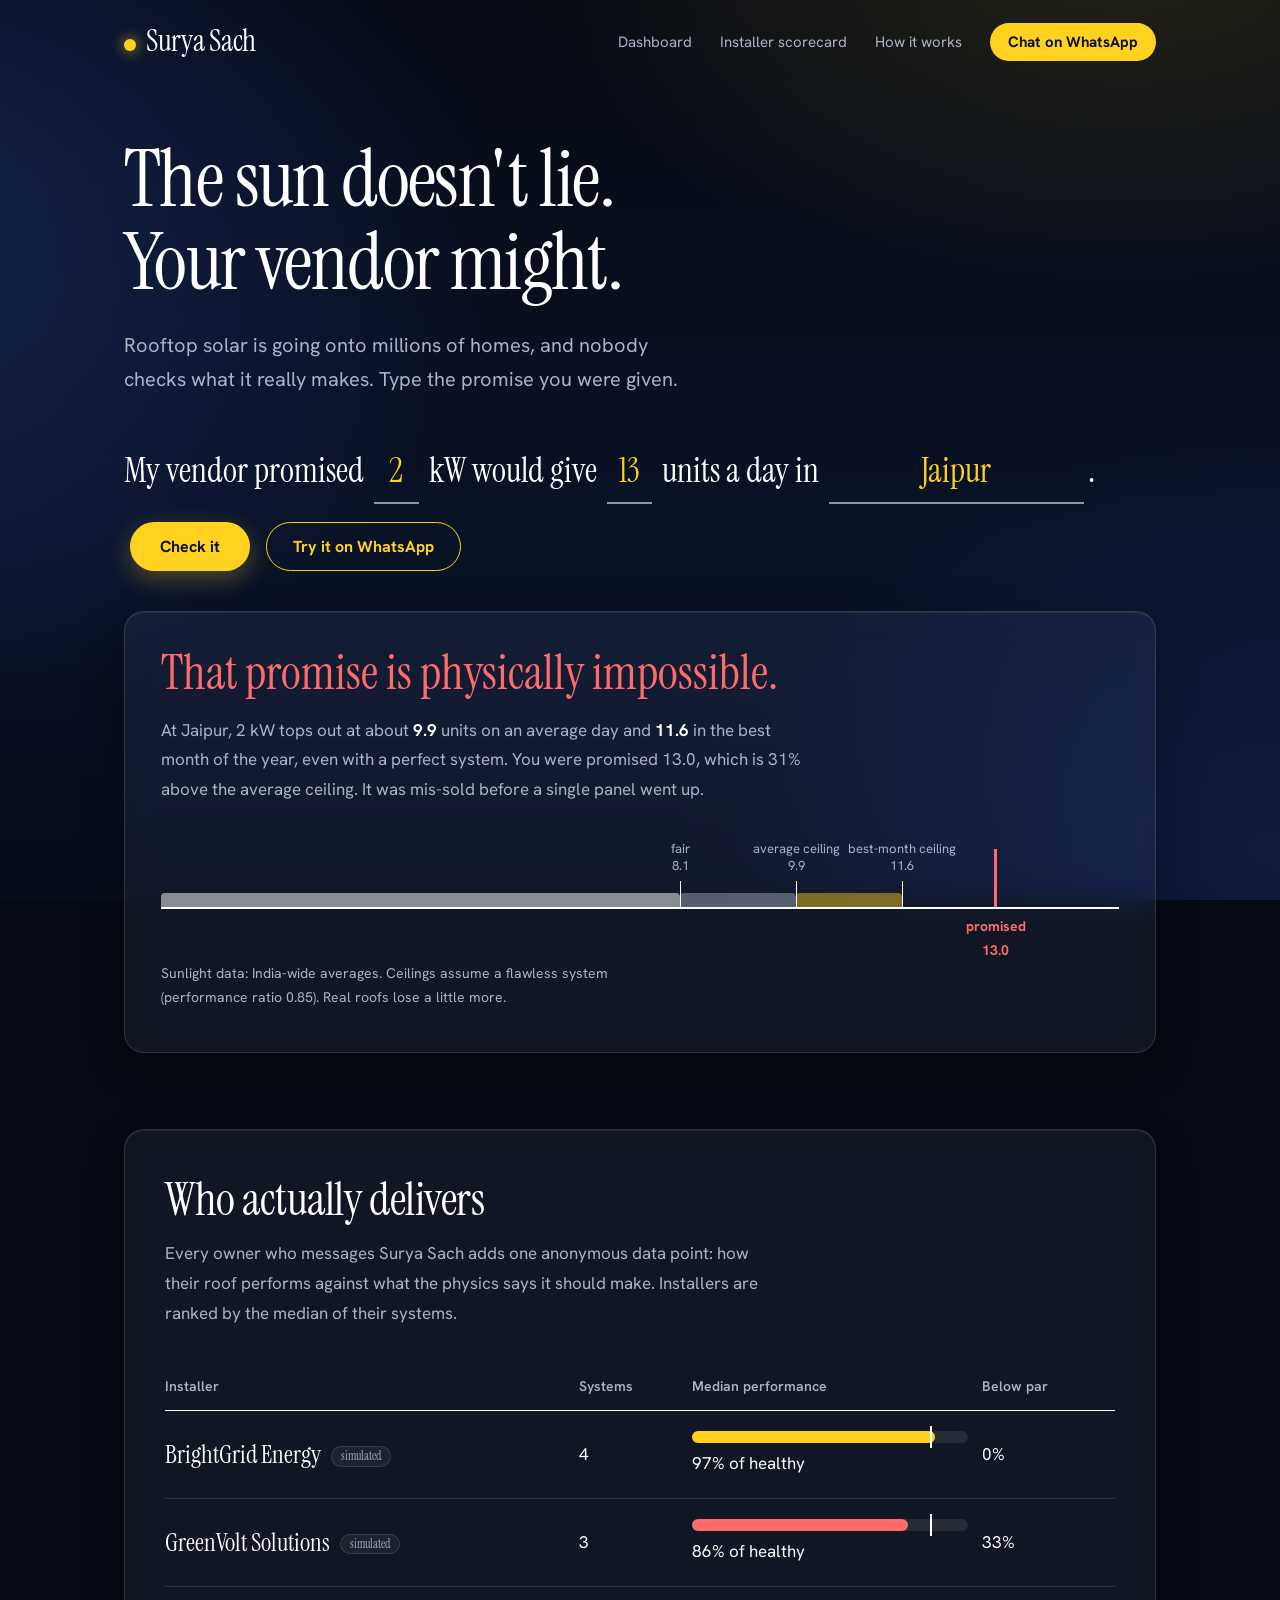
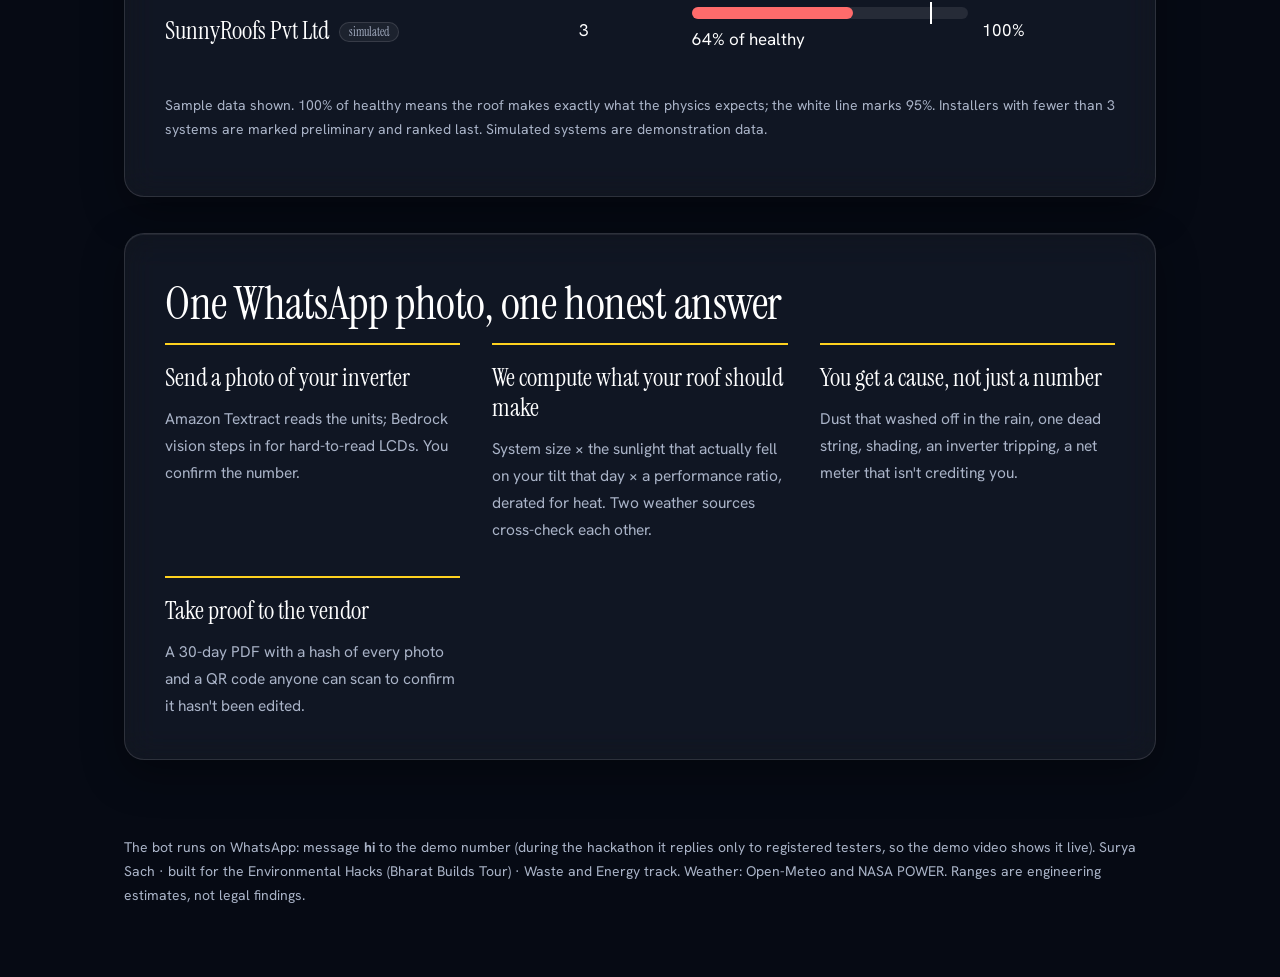
<file: web/index.html>
<!doctype html>
<html lang="en">
<head>
<meta charset="utf-8">
<meta name="viewport" content="width=device-width, initial-scale=1">
<title>Surya Sach: your roof's honest meter</title>
<meta name="description" content="Check whether your solar vendor's promise is physically possible, and see which installers actually deliver.">
<link rel="icon" href="data:image/svg+xml,%3Csvg xmlns='http://www.w3.org/2000/svg' viewBox='0 0 32 32'%3E%3Ccircle cx='16' cy='16' r='8' fill='%23d9480f'/%3E%3C/svg%3E">
<link rel="preconnect" href="https://fonts.googleapis.com">
<link rel="preconnect" href="https://fonts.gstatic.com" crossorigin>
<link href="https://fonts.googleapis.com/css2?family=Hanken+Grotesk:wght@400;600;700&family=Instrument+Serif&display=swap" rel="stylesheet">
<link rel="stylesheet" href="style.css?v=4">
<script src="config.js"></script>
</head>
<body>
<div class="wrap">
  <nav>
    <a class="brand" href="#top">Surya Sach</a>
    <div class="links"><a href="dashboard.html">Dashboard</a><a href="#scorecard">Installer scorecard</a><a href="#how">How it works</a><a class="wa" data-wa="hi" href="#">Chat on WhatsApp</a></div>
  </nav>

  <header class="hero" id="top">
    <h1>The sun doesn't lie. Your vendor might.</h1>
    <p class="lede">Rooftop solar is going onto millions of homes, and nobody checks what it really makes. Type the promise you were given.</p>
    <div class="sentence" id="ask">
      My vendor promised <input class="n" id="kwp" value="2" inputmode="decimal" aria-label="System size in kW"> kW would give
      <input class="n" id="units" value="13" inputmode="decimal" aria-label="Promised units per day"> units a day in
      <input class="city" id="city" value="Jaipur" aria-label="City">.
      <button class="go" id="go">Check it</button>
      <a class="btn" data-wa="promise 2 13" href="#">Try it on WhatsApp</a>
    </div>
    <div class="verdict" id="verdict" aria-live="polite"></div>
  </header>

  <section id="scorecard">
    <h2>Who actually delivers</h2>
    <p class="sub">Every owner who messages Surya Sach adds one anonymous data point: how their roof performs against what the physics says it should make. Installers are ranked by the median of their systems.</p>
    <table class="board">
      <thead><tr><th>Installer</th><th>Systems</th><th>Median performance</th><th>Below par</th></tr></thead>
      <tbody id="vendors"><tr><td colspan="4">Loading…</td></tr></tbody>
    </table>
    <p class="note" id="vendor-note"></p>
  </section>

  <section id="how">
    <h2>One WhatsApp photo, one honest answer</h2>
    <div class="steps">
      <div><h3>Send a photo of your inverter</h3><p>Amazon Textract reads the units; Bedrock vision steps in for hard-to-read LCDs. You confirm the number.</p></div>
      <div><h3>We compute what your roof should make</h3><p>System size × the sunlight that actually fell on your tilt that day × a performance ratio, derated for heat. Two weather sources cross-check each other.</p></div>
      <div><h3>You get a cause, not just a number</h3><p>Dust that washed off in the rain, one dead string, shading, an inverter tripping, a net meter that isn't crediting you.</p></div>
      <div><h3>Take proof to the vendor</h3><p>A 30-day PDF with a hash of every photo and a QR code anyone can scan to confirm it hasn't been edited.</p></div>
    </div>
  </section>

  <footer>The bot runs on WhatsApp: message <b>hi</b> to the demo number (during the hackathon it replies only to registered testers, so the demo video shows it live). Surya Sach · built for the Environmental Hacks (Bharat Builds Tour) · Waste and Energy track. Weather: Open-Meteo and NASA POWER. Ranges are engineering estimates, not legal findings.</footer>
</div>
<script src="app.js?v=4"></script>
</body>
</html>
</file>
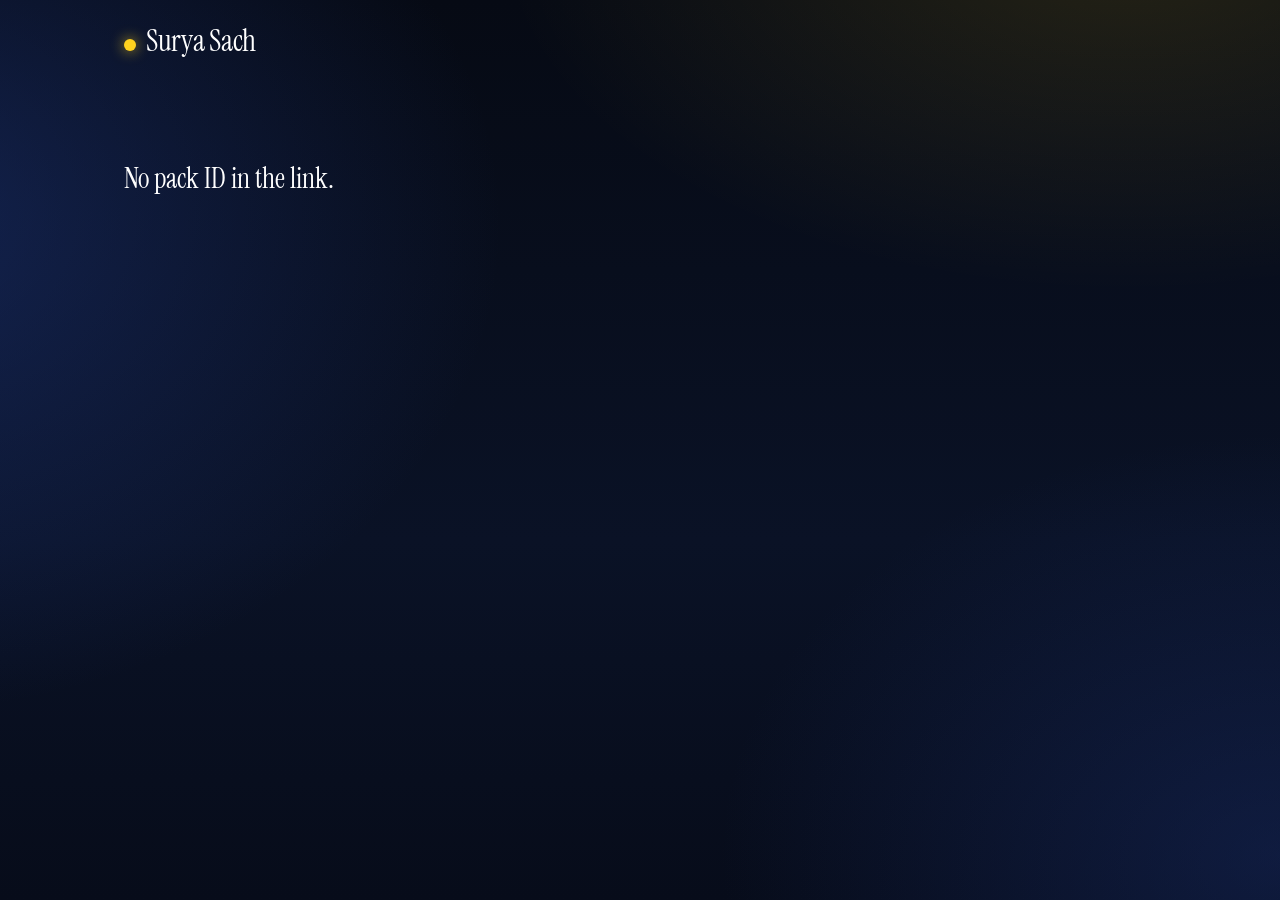
<file: web/verify.html>
<!doctype html>
<html lang="en">
<head>
<meta charset="utf-8">
<meta name="viewport" content="width=device-width, initial-scale=1">
<title>Verify an evidence pack · Surya Sach</title>
<link rel="icon" href="data:image/svg+xml,%3Csvg xmlns='http://www.w3.org/2000/svg' viewBox='0 0 32 32'%3E%3Ccircle cx='16' cy='16' r='8' fill='%23d9480f'/%3E%3C/svg%3E">
<link rel="preconnect" href="https://fonts.googleapis.com">
<link rel="preconnect" href="https://fonts.gstatic.com" crossorigin>
<link href="https://fonts.googleapis.com/css2?family=Hanken+Grotesk:wght@400;600;700&family=Instrument+Serif&display=swap" rel="stylesheet">
<link rel="stylesheet" href="style.css?v=4">
<script src="config.js"></script>
</head>
<body>
<div class="wrap">
  <nav><a class="brand" href="index.html">Surya Sach</a></nav>
  <main id="out"><p style="padding:40px 0">Checking the pack…</p></main>
</div>
<script>
const API = (window.SURYA_API || "").replace(/\/$/, "");
const id = new URLSearchParams(location.search).get("id") || "";
const out = document.getElementById("out");
const esc = (s) => String(s ?? "").replace(/[&<>"]/g, (c) => ({ "&": "&amp;", "<": "&lt;", ">": "&gt;", '"': "&quot;" }[c]));

function chart(rows) {
  const W = 800, H = 280, L = 40, B = 28, T = 12, R = 8;
  const top = Math.ceil(Math.max(...rows.map((r) => Math.max(r.actual_kwh, r.expected_high || 0)))) + 1;
  const x = (i) => L + (i / Math.max(rows.length - 1, 1)) * (W - L - R);
  const y = (v) => H - B - (v / top) * (H - B - T);
  const path = (f) => rows.map((r, i) => (f(r) == null ? "" : `${i && rows[i - 1] && f(rows[i - 1]) != null ? "L" : "M"}${x(i).toFixed(1)},${y(f(r)).toFixed(1)}`)).join("");
  const band = rows.filter((r) => r.expected_high != null);
  const poly = band.map((r) => `${x(rows.indexOf(r))},${y(r.expected_high)}`).concat(band.slice().reverse().map((r) => `${x(rows.indexOf(r))},${y(r.expected_low)}`)).join(" ");
  let grid = "";
  for (let v = 0; v <= top; v += 2) grid += `<line x1="${L}" x2="${W - R}" y1="${y(v)}" y2="${y(v)}" stroke="var(--rule)"/><text x="${L - 6}" y="${y(v) + 4}" text-anchor="end" font-size="11" fill="var(--ink-2)">${v}</text>`;
  return `<svg class="chart" viewBox="0 0 ${W} ${H}" role="img" aria-label="Daily output versus healthy band">${grid}
    <polygon points="${poly}" fill="#ffffff" opacity=".13"/><path d="${path((r) => r.actual_kwh)}" fill="none" stroke="var(--sun)" stroke-width="2.5"/>
    <text x="${L}" y="${H - 6}" font-size="12" fill="var(--ink-2)">${esc(rows[0].date)}</text><text x="${W - R}" y="${H - 6}" text-anchor="end" font-size="12" fill="var(--ink-2)">${esc(rows[rows.length - 1].date)}</text></svg>
    <p class="note">Yellow: units the system actually made each day. Pale band: what a healthy system at this roof should have made.</p>`;
}

async function run() {
  if (!id) { out.innerHTML = '<p class="fatal">No pack ID in the link.</p>'; return; }
  let d;
  try { const r = await fetch(`${API}/api/verify?id=${encodeURIComponent(id)}`); d = await r.json(); if (!r.ok) throw 0; }
  catch (e) { out.innerHTML = '<p class="fatal">We have no record of this pack. If you were handed this PDF, treat it as unverified.</p>'; return; }
  const dg = d.diagnosis || {};
  const findings = (dg.findings || []).map((f) => `<p><b>${esc(f.cause.replace(/_/g, " "))}</b> (${Math.round(f.confidence * 100)}%): ${esc(f.advice)}</p>`).join("");
  out.innerHTML = `
    <div class="seal ${d.intact ? "intact" : "broken"}"><div class="mark">${d.intact ? "✓" : "✕"}</div>
      <div><h2>${d.intact ? "This pack is unaltered." : "This pack does NOT match its record."}</h2>
      <div class="note">${d.intact ? "The record we stored hashes to the ID in the link." : "The stored record no longer hashes to the ID in the link. Do not rely on this PDF."}</div></div></div>
    ${d.simulated ? '<p><b>Demonstration data:</b> readings in this pack are simulated.</p>' : ""}
    <dl class="facts">
      <dt>System</dt><dd>${esc(d.kwp)} kWp, ${esc(d.place || "location on file")}</dd>
      <dt>Installer</dt><dd>${esc(d.vendor || "not stated")}</dd>
      <dt>Promised</dt><dd>${d.promised_kwh_day ? esc(d.promised_kwh_day) + " units/day" : "not recorded"}</dd>
      <dt>Record</dt><dd>${d.days} days · ${d.photos} with a stored photo hash · ${d.nasa_checked} confirmed against NASA POWER</dd>
      <dt>Shortfall</dt><dd>${esc(Math.round(dg.shortfall_pct))}% on the latest day, about Rs ${Number(dg.lost_inr_month).toLocaleString("en-IN")} a month</dd>
      <dt>Issued</dt><dd>${esc(d.created_at)} · owner ${esc(d.owner)}</dd>
      <dt>Pack ID</dt><dd><code>${esc(d.id)}</code></dd>
      <dt>PDF SHA-256</dt><dd><code>${esc(d.pdf_sha256)}</code></dd>
    </dl>
    ${findings}${d.rows.length ? chart(d.rows) : ""}
    ${d.pdf_url ? `<p><a href="${esc(d.pdf_url)}"><b>Download the original PDF</b></a>, then compare its SHA-256 with the value above.</p>` : ""}`;
}
run();
</script>
</body>
</html>
</file>
<file: web/style.css>
/* Navy-black glass with white type and one yellow accent. Red appears only for shortfalls. */
:root {
  --paper: #060a14;
  --paper-2: rgba(255, 255, 255, 0.09);
  --glass: rgba(255, 255, 255, 0.05);
  --glass-edge: rgba(255, 255, 255, 0.12);
  --ink: #ffffff;
  --ink-2: #aab4c8;
  --rule: rgba(255, 255, 255, 0.12);
  --sun: #ffd21f;          /* the one accent */
  --ok: #ffd21f;           /* healthy reads as yellow too, so the palette stays black / white / yellow */
  --bad: #ff6b6b;
  --rain: #8fd3ff;
  --serif: "Instrument Serif", Georgia, serif;
  --sans: "Hanken Grotesk", system-ui, sans-serif;
}
* { box-sizing: border-box; }
html { scroll-behavior: smooth; color-scheme: dark; background: var(--paper); }
body {
  margin: 0; color: var(--ink); font: 17px/1.7 var(--sans); -webkit-font-smoothing: antialiased; min-height: 100vh;
  background:
    radial-gradient(900px 520px at 88% -8%, rgba(255, 210, 31, 0.13), transparent 70%),
    radial-gradient(900px 700px at -10% 25%, rgba(37, 68, 160, 0.40), transparent 70%),
    radial-gradient(800px 600px at 100% 95%, rgba(30, 55, 130, 0.35), transparent 70%),
    linear-gradient(180deg, #060a14 0%, #0a1226 60%, #070c1a 100%);
  background-attachment: fixed;
}
a { color: inherit; }
.wrap { max-width: 1080px; margin: 0 auto; padding: 0 24px; }

/* frosted glass surface, reused by every panel */
.verdict, section, .ledger, .card, .panel, .seal, .scroll {
  background: var(--glass);
  -webkit-backdrop-filter: blur(16px) saturate(140%); backdrop-filter: blur(16px) saturate(140%);
  border: 1px solid var(--glass-edge);
  border-radius: 20px;
  box-shadow: 0 14px 40px rgba(0, 0, 0, 0.35), inset 0 1px 0 rgba(255, 255, 255, 0.07);
}

nav { display: flex; justify-content: space-between; align-items: center; padding: 26px 0; margin-bottom: 8px; }
nav .brand { font: 30px/1 var(--serif); letter-spacing: -0.01em; text-decoration: none; color: var(--ink); }
nav .brand::before { content: ""; display: inline-block; width: 12px; height: 12px; border-radius: 50%; background: var(--sun); margin-right: 10px; box-shadow: 0 0 14px rgba(255, 210, 31, 0.8); }
nav .links a { margin-left: 28px; font-size: 15px; color: var(--ink-2); text-decoration: none; }
nav .links a:hover { color: var(--sun); }

nav .links a.wa { color: #0a0f1c; background: var(--sun); padding: 9px 18px; border-radius: 999px; font-weight: 700; }
nav .links a.wa:hover { color: #0a0f1c; background: #ffe066; }
a.btn { display: inline-block; font: 700 16px var(--sans); text-decoration: none; padding: 13px 26px; margin: 18px 0 0 10px; border-radius: 999px; border: 1.5px solid var(--sun); color: var(--sun); }
a.btn:hover { background: rgba(255, 210, 31, 0.12); }
a.btn.solid { background: var(--sun); color: #0a0f1c; margin-left: 0; box-shadow: 0 8px 24px rgba(255, 210, 31, 0.28); }
a.btn.solid:hover { background: #ffe066; }

/* hero */
.hero { padding: 48px 0 40px; }
.hero h1 { font: 400 clamp(42px, 7vw, 80px)/1.04 var(--serif); letter-spacing: -0.02em; margin: 0 0 24px; max-width: 14ch; }
.hero p.lede { font-size: 20px; line-height: 1.7; color: var(--ink-2); max-width: 52ch; margin: 0 0 44px; }
.sentence { font: 400 clamp(22px, 3.4vw, 34px)/1.8 var(--serif); }
.sentence input { font: inherit; color: var(--sun); background: transparent; border: 0; border-bottom: 2px solid rgba(255,255,255,.55); padding: 0 6px; margin: 0 4px; text-align: center; border-radius: 0; }
.sentence input:focus { outline: none; border-color: var(--sun); }
.sentence input.n { width: 2.8ch; }
.sentence input.city { width: 7.5em; }
button.go { font: 700 16px var(--sans); background: var(--sun); color: #0a0f1c; border: 0; padding: 14px 30px; margin: 18px 0 0 6px; cursor: pointer; border-radius: 999px; box-shadow: 0 8px 24px rgba(255, 210, 31, 0.28); }
button.go:hover { background: #ffe066; }

.verdict { margin-top: 40px; padding: 34px 36px 30px; min-height: 150px; }
.verdict:empty { display: none; }
.verdict h2 { font: 400 clamp(30px, 4.4vw, 48px)/1.12 var(--serif); margin: 0 0 16px; }
.verdict h2.bad { color: var(--bad); } .verdict h2.ok { color: var(--sun); } .verdict h2.mid { color: var(--sun); }
.verdict p { margin: 0 0 12px; color: var(--ink-2); max-width: 64ch; line-height: 1.75; }
.verdict p b { color: var(--ink); }
.ruler { position: relative; height: 58px; margin: 46px 0 52px; border-bottom: 2px solid var(--ink); }
.ruler .seg { position: absolute; bottom: 0; height: 14px; border-radius: 4px 4px 0 0; }
.ruler .tick { position: absolute; bottom: 0; width: 1px; height: 26px; background: var(--ink); }
.ruler .tick span { position: absolute; bottom: 32px; transform: translateX(-50%); font-size: 13px; color: var(--ink-2); white-space: nowrap; text-align: center; line-height: 1.35; }
.ruler .claim { position: absolute; bottom: 0; width: 3px; height: 58px; background: var(--bad); }
.ruler .claim span { position: absolute; top: 66px; left: -40px; width: 83px; text-align: center; font-weight: 700; color: var(--bad); font-size: 14px; }

section { padding: 44px 40px 40px; margin: 36px 0; }
section h2 { font: 400 clamp(30px, 4vw, 46px)/1.12 var(--serif); margin: 0 0 14px; letter-spacing: -0.01em; }
section .sub { color: var(--ink-2); max-width: 62ch; margin: 0 0 36px; line-height: 1.75; }

table.board { width: 100%; border-collapse: collapse; }
table.board th { text-align: left; font-weight: 600; font-size: 14px; color: var(--ink-2); padding: 10px 14px 12px 0; border-bottom: 1px solid var(--ink); }
table.board td { padding: 20px 14px 20px 0; border-bottom: 1px solid var(--rule); vertical-align: middle; font-variant-numeric: tabular-nums; }
table.board tr:last-child td { border-bottom: 0; }
table.board td.name { font: 25px/1.2 var(--serif); }
.bar { position: relative; height: 12px; background: var(--paper-2); min-width: 160px; border-radius: 999px; margin-bottom: 6px; }
.bar i { position: absolute; left: 0; top: 0; bottom: 0; background: var(--bad); border-radius: 999px; }
.bar i.good { background: var(--sun); }
.bar b { position: absolute; top: -5px; bottom: -5px; width: 2px; background: var(--ink); }
.tag { display: inline-block; font-size: 12px; padding: 2px 9px; border: 1px solid var(--rule); color: var(--ink-2); margin-left: 10px; border-radius: 999px; vertical-align: middle; background: rgba(255,255,255,.05); }
.note { font-size: 14px; color: var(--ink-2); margin-top: 20px; line-height: 1.7; }

.steps { display: grid; grid-template-columns: repeat(auto-fit, minmax(220px, 1fr)); gap: 32px; margin-top: 12px; }
.steps div { border-top: 2px solid var(--sun); padding-top: 18px; }
.steps h3 { font: 400 25px/1.2 var(--serif); margin: 0 0 12px; }
.steps p { margin: 0; color: var(--ink-2); font-size: 15.5px; line-height: 1.75; }
footer { padding: 40px 0 70px; color: var(--ink-2); font-size: 14px; line-height: 1.7; }

/* verify page */
.seal { display: flex; gap: 20px; align-items: center; padding: 24px 28px; margin: 28px 0; }
.seal .mark { font: 48px/1 var(--serif); }
.seal.intact .mark { color: var(--sun); } .seal.broken .mark { color: var(--bad); }
.seal h2 { margin: 0 0 6px; font: 400 32px/1.15 var(--serif); }
dl.facts { display: grid; grid-template-columns: max-content 1fr; gap: 12px 28px; margin: 0 0 34px; }
dl.facts dt { color: var(--ink-2); } dl.facts dd { margin: 0; word-break: break-all; }
dd code { font-size: 12.5px; }
svg.chart { width: 100%; height: auto; max-height: 300px; }
.fatal { padding: 50px 0; font: 28px var(--serif); }
@media (max-width: 640px) {
  nav .links a:not(.wa) { display: none; }
  a.btn { margin: 14px 0 0; display: block; text-align: center; }
  .verdict, section { padding: 26px 20px; }
  button.go { margin: 16px 0 0; }
}
</file>
